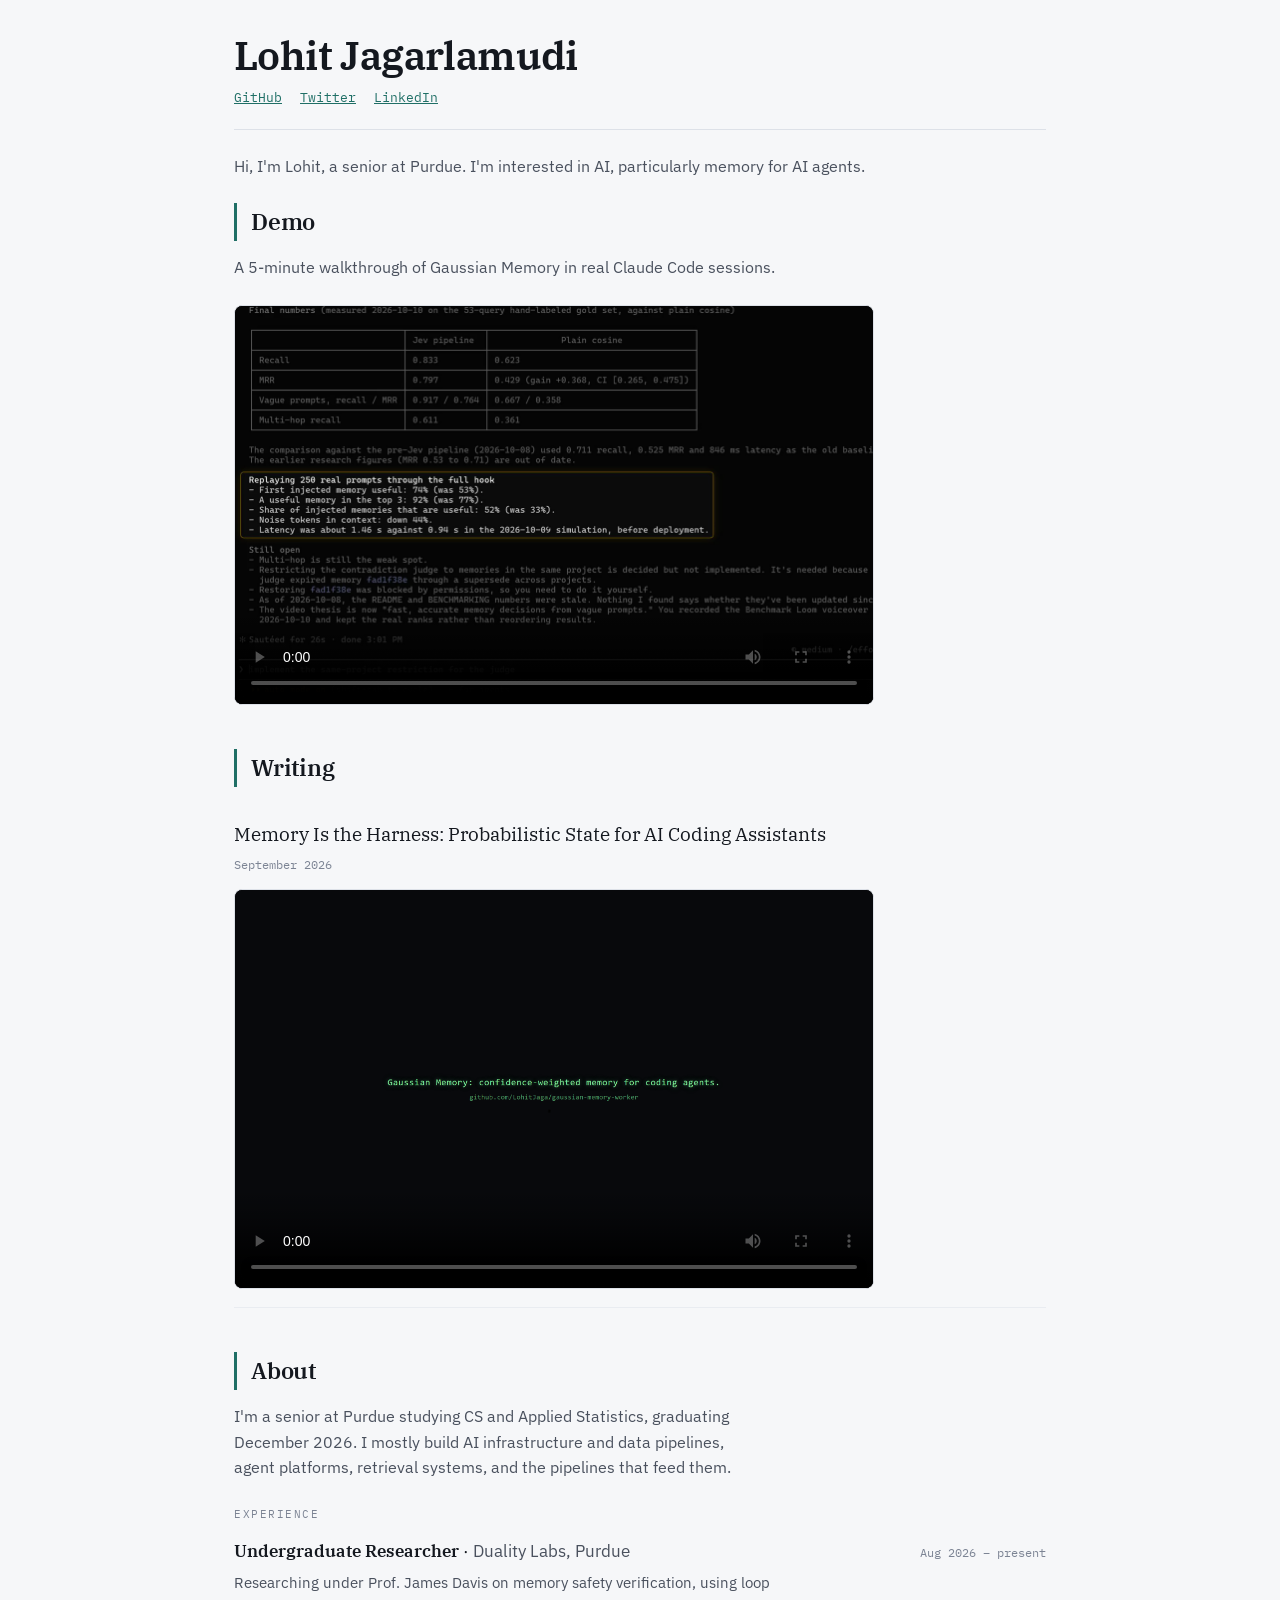
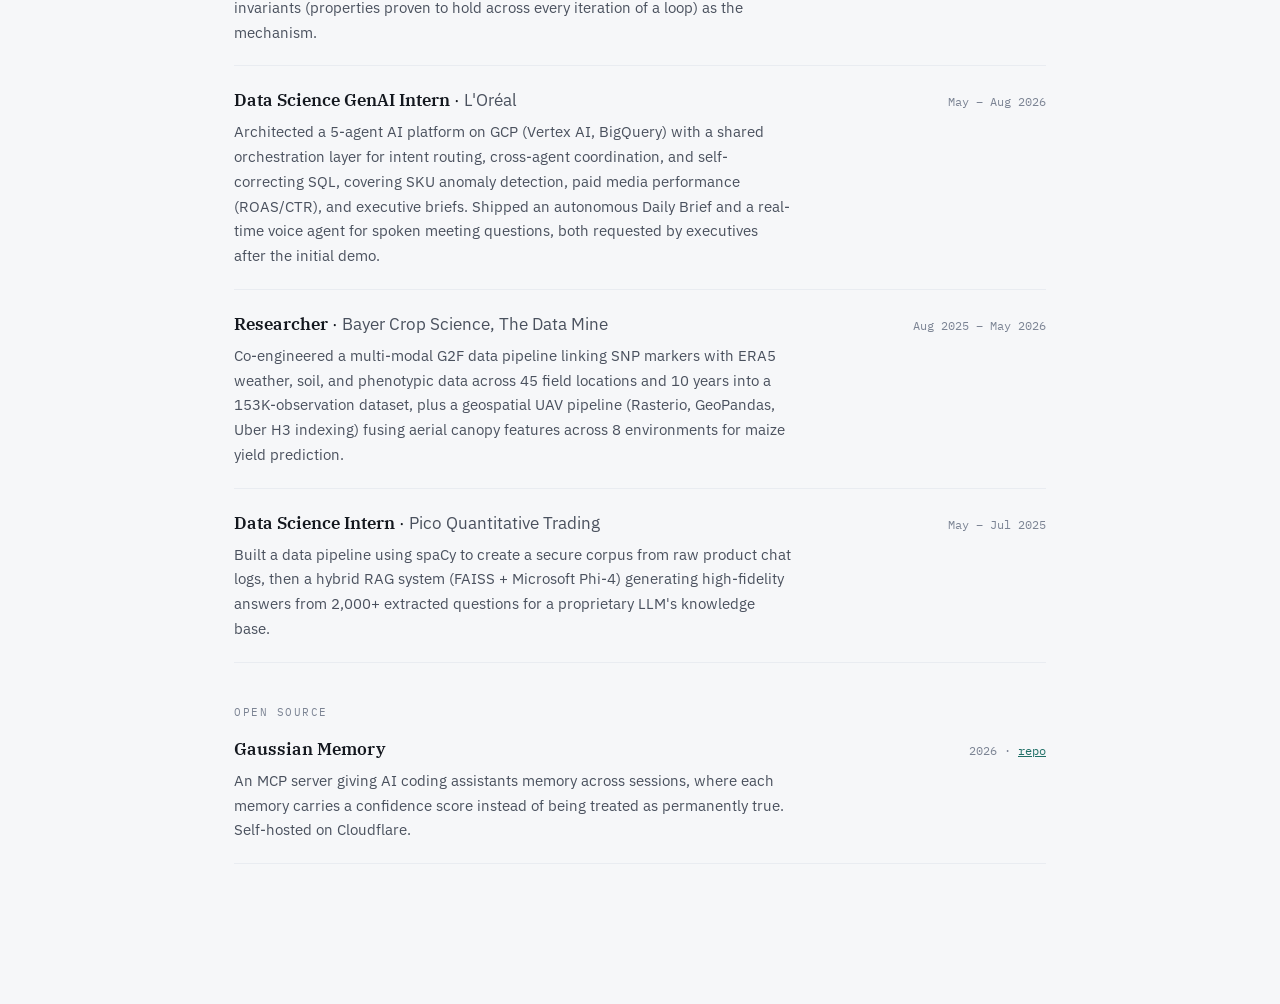
<file: index.html>
<!doctype html>
<html lang="en">
<head>
<meta charset="utf-8">
<meta name="viewport" content="width=device-width,initial-scale=1">
<title>Lohit Jagarlamudi</title>
<meta name="description" content="AI infrastructure, data pipelines, and memory systems for AI agents.">
<meta property="og:title" content="Lohit Jagarlamudi">
<meta property="og:description" content="AI infrastructure, data pipelines, and memory systems for AI agents.">
<meta property="og:image" content="https://lohitjaga.github.io/og-image.png">
<meta property="og:url" content="https://lohitjaga.github.io">
<meta property="og:type" content="website">
<meta name="twitter:card" content="summary_large_image">
<link rel="preconnect" href="https://fonts.googleapis.com">
<link rel="preconnect" href="https://fonts.gstatic.com" crossorigin>
<link rel="stylesheet" href="https://fonts.googleapis.com/css2?family=IBM+Plex+Mono:wght@400;500;600&family=IBM+Plex+Sans:wght@400;500;600&family=IBM+Plex+Serif:ital,wght@0,400;0,600;1,400&display=swap">
<link rel="stylesheet" href="/style.css">
<link rel="icon" href="data:image/svg+xml,%3Csvg xmlns='http://www.w3.org/2000/svg' viewBox='0 0 32 32'%3E%3Crect width='32' height='32' rx='6' fill='%231F6F66'/%3E%3Cpath d='M4 24 C 10 24, 12 8, 16 8 C 20 8, 22 24, 28 24' stroke='white' stroke-width='2.5' fill='none' stroke-linecap='round'/%3E%3C/svg%3E">
</head>
<body>
<div class="wrap">
  <header class="site">
    <h1>Lohit Jagarlamudi</h1>
    <ul class="linklist">
      <li><a href="https://github.com/LohitJaga">GitHub</a></li>
      <li><a href="https://x.com/lj25064">Twitter</a></li>
      <li><a href="https://www.linkedin.com/in/lohit-jagarlamudi/">LinkedIn</a></li>
    </ul>
  </header>

  <p class="intro tagline">Hi, I'm Lohit, a senior at Purdue. I'm interested in AI, particularly memory for AI agents.</p>

  <section class="block" id="demo">
    <h2>Demo</h2>
    <p class="intro">A 5-minute walkthrough of Gaussian Memory in real Claude Code sessions.</p>
    <video class="post-demo" controls preload="metadata" playsinline poster="/assets/gaussian-memory-walkthrough-poster.png">
      <source src="/assets/gaussian-memory-walkthrough.mp4" type="video/mp4">
    </video>
  </section>

  <section class="block" id="writing">
    <h2>Writing</h2>
    <ul class="postlist">
      <li>
        <a href="/posts/memory-is-the-harness.html">Memory Is the Harness: Probabilistic State for AI Coding Assistants</a>
        <span class="date">September 2026</span>
        <video class="post-demo" controls preload="metadata" playsinline poster="/assets/gaussian-memory-demo-poster.png">
          <source src="/assets/gaussian-memory-demo.mp4" type="video/mp4">
        </video>
      </li>
    </ul>
  </section>

  <section class="block" id="about">
    <h2>About</h2>
    <p class="intro">I'm a senior at Purdue studying CS and Applied Statistics, graduating December 2026. I mostly build AI infrastructure and data pipelines, agent platforms, retrieval systems, and the pipelines that feed them.</p>

    <div class="eyebrow" style="margin-bottom:14px">Experience</div>
    <ul class="explist">
      <li>
        <div class="exp-head">
          <span><span class="exp-role">Undergraduate Researcher</span> &middot; <span class="exp-org">Duality Labs, Purdue</span></span>
          <span class="exp-when">Aug 2026 &ndash; present</span>
        </div>
        <div class="exp-desc">Researching under Prof. James Davis on memory safety verification, using loop invariants (properties proven to hold across every iteration of a loop) as the mechanism.</div>
      </li>
      <li>
        <div class="exp-head">
          <span><span class="exp-role">Data Science GenAI Intern</span> &middot; <span class="exp-org">L'Or&eacute;al</span></span>
          <span class="exp-when">May &ndash; Aug 2026</span>
        </div>
        <div class="exp-desc">Architected a 5-agent AI platform on GCP (Vertex AI, BigQuery) with a shared orchestration layer for intent routing, cross-agent coordination, and self-correcting SQL, covering SKU anomaly detection, paid media performance (ROAS/CTR), and executive briefs. Shipped an autonomous Daily Brief and a real-time voice agent for spoken meeting questions, both requested by executives after the initial demo.</div>
      </li>
      <li>
        <div class="exp-head">
          <span><span class="exp-role">Researcher</span> &middot; <span class="exp-org">Bayer Crop Science, The Data Mine</span></span>
          <span class="exp-when">Aug 2025 &ndash; May 2026</span>
        </div>
        <div class="exp-desc">Co-engineered a multi-modal G2F data pipeline linking SNP markers with ERA5 weather, soil, and phenotypic data across 45 field locations and 10 years into a 153K-observation dataset, plus a geospatial UAV pipeline (Rasterio, GeoPandas, Uber H3 indexing) fusing aerial canopy features across 8 environments for maize yield prediction.</div>
      </li>
      <li>
        <div class="exp-head">
          <span><span class="exp-role">Data Science Intern</span> &middot; <span class="exp-org">Pico Quantitative Trading</span></span>
          <span class="exp-when">May &ndash; Jul 2025</span>
        </div>
        <div class="exp-desc">Built a data pipeline using spaCy to create a secure corpus from raw product chat logs, then a hybrid RAG system (FAISS + Microsoft Phi-4) generating high-fidelity answers from 2,000+ extracted questions for a proprietary LLM's knowledge base.</div>
      </li>
    </ul>

    <div class="eyebrow" style="margin:28px 0 14px">Open Source</div>
    <ul class="explist">
      <li>
        <div class="exp-head">
          <span><span class="exp-role">Gaussian Memory</span></span>
          <span class="exp-when">2026 &middot; <a href="https://github.com/LohitJaga/gaussian-memory-worker">repo</a></span>
        </div>
        <div class="exp-desc">An MCP server giving AI coding assistants memory across sessions, where each memory carries a confidence score instead of being treated as permanently true. Self-hosted on Cloudflare.</div>
      </li>
    </ul>
  </section>
</div>
<!-- Cloudflare Web Analytics --><script defer src='https://static.cloudflareinsights.com/beacon.min.js' data-cf-beacon='{"token": "7e420155453b4f89a037444607246558"}'></script><!-- End Cloudflare Web Analytics -->
</body>
</html>
</file>
<file: style.css>
:root{
 --ground:#F6F7F9; --panel:#FFFFFF; --ink:#14181F; --ink-soft:#4A515E; --ink-faint:#7C8494;
 --rule:#DDE1E8; --rule-soft:#E9ECF1; --sharp:#1F6F66; --sharp-wash:#E2F0ED;
 --code-bg:#F1F3F6;
}
@media (prefers-color-scheme: dark){
 :root{
  --ground:#0E1116; --panel:#161A22; --ink:#E7EBF1; --ink-soft:#A6AEBC; --ink-faint:#737C8C;
  --rule:#2A303B; --rule-soft:#222831; --sharp:#6BC5B6; --sharp-wash:#17302E;
  --code-bg:#1B212A;
 }
}
*{box-sizing:border-box}
html,body{margin:0;padding:0}
body{
 background:var(--ground);color:var(--ink);font-family:"IBM Plex Sans",system-ui,sans-serif;
 font-size:17px;line-height:1.65;-webkit-font-smoothing:antialiased;
}
.wrap{max-width:860px;margin:0 auto;padding:0 24px 96px}
a{color:var(--sharp)}
header.site{padding:32px 0 20px;border-bottom:1px solid var(--rule);display:flex;flex-direction:column;gap:8px;margin-bottom:24px}
.eyebrow{font-family:"IBM Plex Mono",monospace;font-size:11px;letter-spacing:.14em;text-transform:uppercase;color:var(--ink-faint)}
.site-name{font-family:"IBM Plex Serif",Georgia,serif;font-weight:600;font-size:22px;text-decoration:none;color:var(--ink)}
nav.site-nav{display:flex;gap:16px;font-family:"IBM Plex Mono",monospace;font-size:12px;letter-spacing:.04em}
nav.site-nav a{color:var(--ink-soft);text-decoration:none}
nav.site-nav a:hover{color:var(--sharp)}

h1{font-family:"IBM Plex Serif",Georgia,serif;font-weight:600;font-size:clamp(28px,5vw,40px);line-height:1.18;
 letter-spacing:-.015em;margin:0 0 4px;text-wrap:balance}
header.site h1{margin:0}
.meta{font-family:"IBM Plex Mono",monospace;font-size:12.5px;color:var(--ink-faint);letter-spacing:.02em;margin-bottom:40px}

article h2,section.block h2{font-family:"IBM Plex Serif",Georgia,serif;font-size:23px;font-weight:600;letter-spacing:-.01em;margin:44px 0 14px;
 border-left:3px solid var(--sharp);padding-left:14px}
section.block:first-of-type h2{margin-top:0}
article{max-width:700px}
article p{margin:0 0 18px;color:var(--ink-soft)}
article strong{color:var(--ink);font-weight:600}
article code{font-family:"IBM Plex Mono",monospace;font-size:.88em;background:var(--code-bg);padding:1px 5px;border-radius:3px;color:var(--ink)}
article pre{background:var(--code-bg);border:1px solid var(--rule);border-radius:6px;padding:16px 18px;overflow-x:auto;
 font-family:"IBM Plex Mono",monospace;font-size:13.5px;line-height:1.7;margin:0 0 20px}
article pre code,article pre code.hljs{background:none;padding:0}
article ul{margin:0 0 18px;padding-left:22px;color:var(--ink-soft)}
article ol{margin:0 0 18px;padding-left:22px;color:var(--ink-soft)}
article pre code.language-plaintext{white-space:pre-wrap;word-break:break-word}
article table{border-collapse:collapse;width:100%;margin:0 0 20px;font-size:15px;color:var(--ink-soft)}
article th,article td{border-bottom:1px solid var(--rule);padding:8px 10px;text-align:left}
article th{color:var(--ink);font-weight:600}
article li{margin-bottom:6px}

.postlist{list-style:none;padding:0;margin:0;display:flex;flex-direction:column;gap:4px}
.postlist li{border-bottom:1px solid var(--rule-soft);padding:18px 0}
.postlist a{font-family:"IBM Plex Serif",Georgia,serif;font-size:19px;color:var(--ink);text-decoration:none}
.postlist a:hover{color:var(--sharp)}
.postlist .date{display:block;font-family:"IBM Plex Mono",monospace;font-size:12px;color:var(--ink-faint);margin-top:4px}
.post-demo{display:block;width:100%;max-width:640px;height:auto;margin-top:14px;border-radius:8px;border:1px solid var(--rule);background:#08090c}

.intro{color:var(--ink-soft);max-width:62ch;margin:0 0 24px;font-size:15.5px;text-wrap:balance}
.tagline{max-width:none;white-space:nowrap;font-size:clamp(11px,2.6vw,15.5px)}
.intro a{color:var(--sharp)}

.linklist{list-style:none;display:flex;gap:18px;padding:0;margin:0;
 font-family:"IBM Plex Mono",monospace;font-size:13px}
.linklist a{color:var(--sharp);text-decoration:underline}

.explist{list-style:none;padding:0;margin:0 0 40px;display:flex;flex-direction:column;gap:0}
.explist li{border-bottom:1px solid var(--rule-soft);padding:20px 0}
.explist li:first-child{padding-top:0}
.exp-head{display:flex;justify-content:space-between;align-items:baseline;gap:12px;flex-wrap:wrap}
.exp-role{font-family:"IBM Plex Serif",Georgia,serif;font-size:17px;color:var(--ink);font-weight:600}
.exp-org{color:var(--ink-soft)}
.exp-when{font-family:"IBM Plex Mono",monospace;font-size:12px;color:var(--ink-faint);white-space:nowrap}
.exp-desc{margin-top:6px;color:var(--ink-soft);font-size:15px;max-width:62ch}

section.block{margin-bottom:44px}
section.block .eyebrow{margin-bottom:14px}

footer.site{margin-top:64px;padding-top:24px;border-top:1px solid var(--rule);font-family:"IBM Plex Mono",monospace;
 font-size:12px;color:var(--ink-faint);display:flex;gap:16px}
footer.site a{color:var(--sharp);text-decoration:underline}
footer.site a:hover{opacity:.75}
</file>
